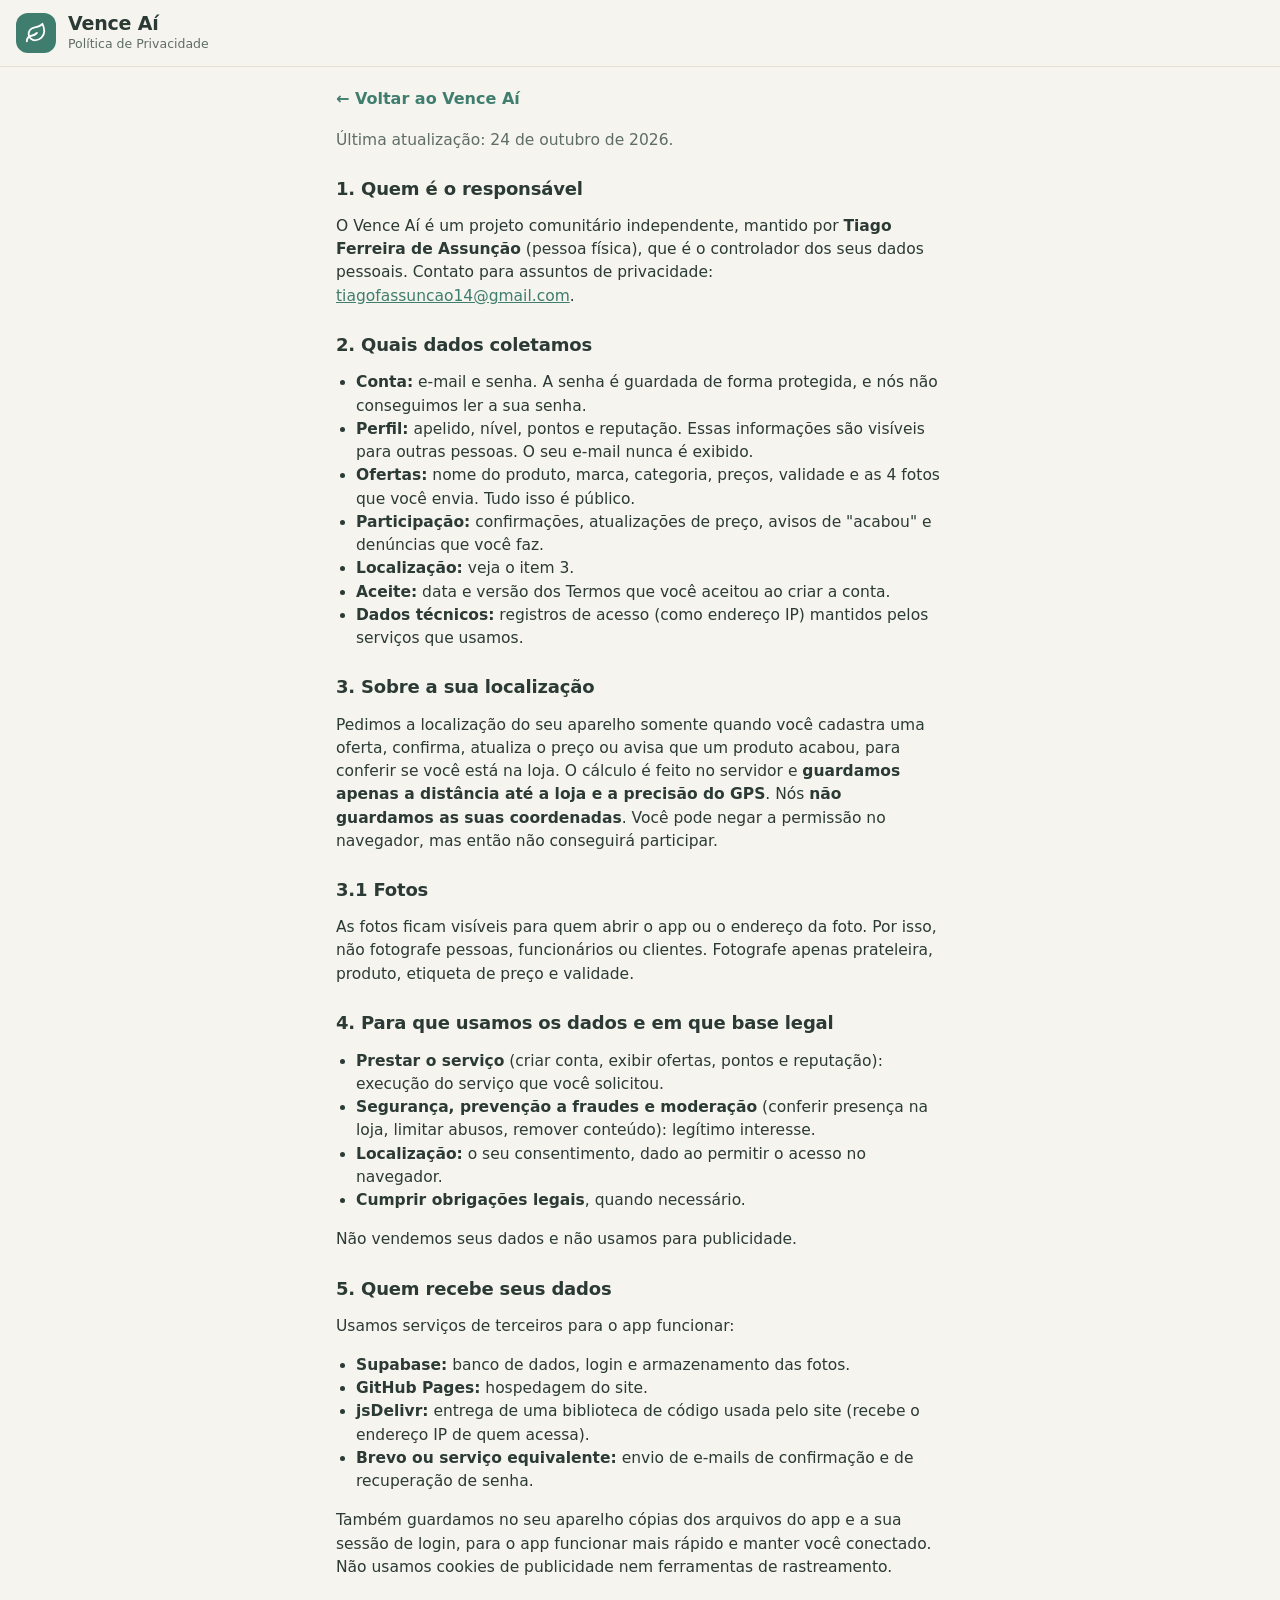
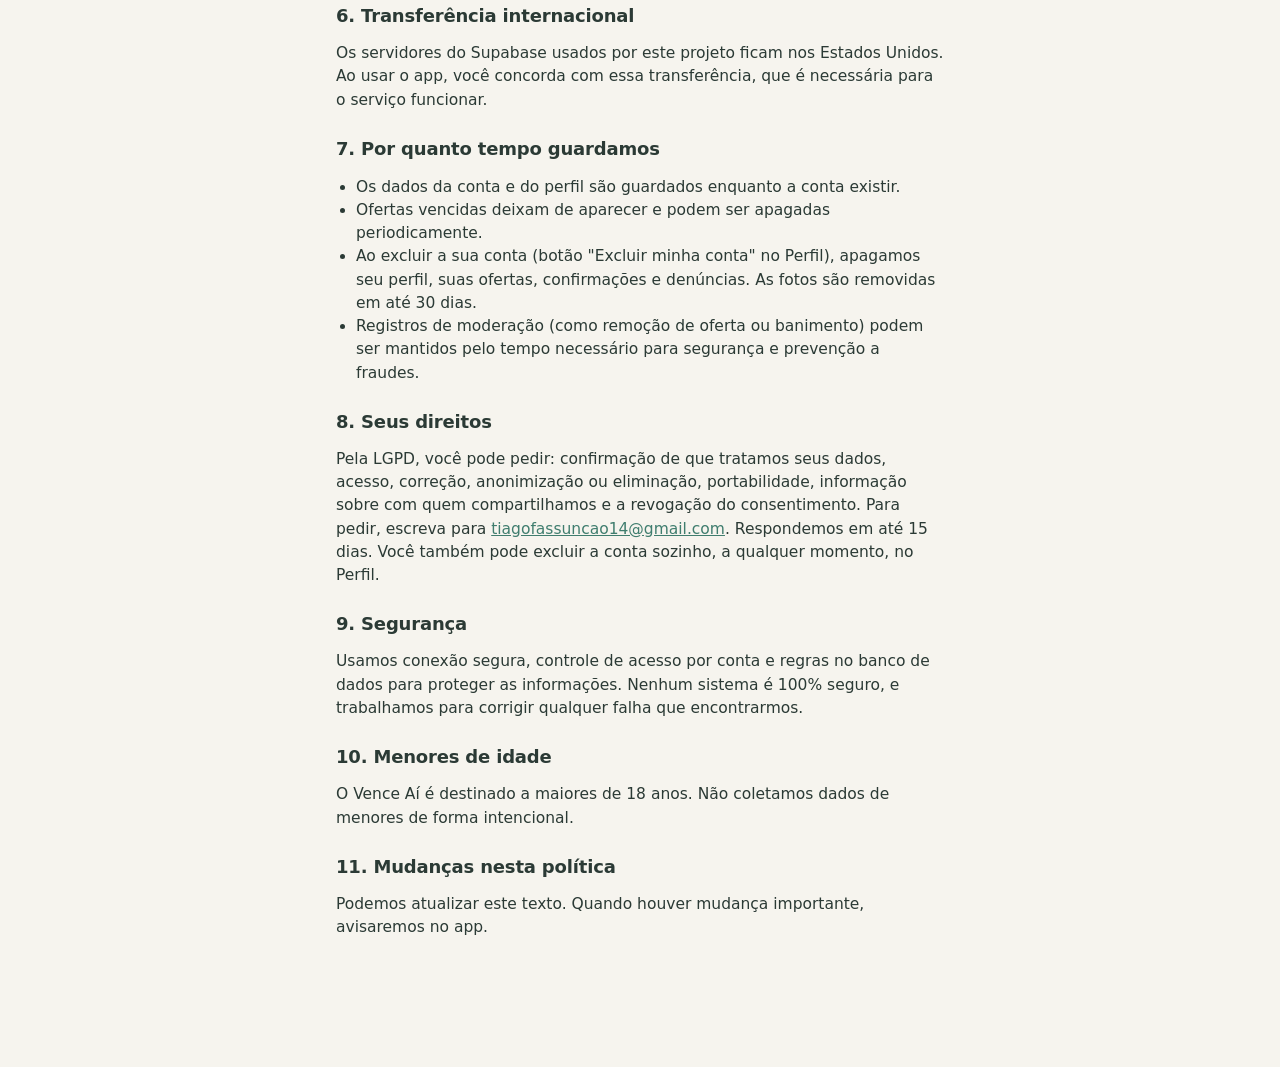
<file: privacidade.html>
<!DOCTYPE html>
<html lang="pt-BR">
<head>
<meta charset="UTF-8">
<meta name="viewport" content="width=device-width, initial-scale=1">
<meta name="theme-color" content="#f6f4ee">
<title>Política de Privacidade - Vence Aí</title>
<link rel="stylesheet" href="estilo.css">
<style>
.doc h2{font-size:18px;margin:26px 0 6px}
.doc p,.doc li{font-size:15.5px}
.doc ul{padding-left:20px}
.doc a{color:var(--primary)}
.voltar{display:inline-block;margin:4px 0 8px;font-weight:600;text-decoration:none}
</style>
</head>
<body>
<header class="topo">
  <div class="marca" aria-hidden="true"></div>
  <div><h1>Vence Aí</h1><p class="sub">Política de Privacidade</p></div>
</header>
<main class="doc">
<a class="voltar" href="./">← Voltar ao Vence Aí</a>
<p class="small">Última atualização: 24 de outubro de 2026.</p>

<h2>1. Quem é o responsável</h2>
<p>O Vence Aí é um projeto comunitário independente, mantido por <strong data-legal="nome"></strong> (pessoa física), que é o controlador dos seus dados pessoais. Contato para assuntos de privacidade: <a data-legal="email" href="#"></a>.</p>

<h2>2. Quais dados coletamos</h2>
<ul>
<li><strong>Conta:</strong> e-mail e senha. A senha é guardada de forma protegida, e nós não conseguimos ler a sua senha.</li>
<li><strong>Perfil:</strong> apelido, nível, pontos e reputação. Essas informações são visíveis para outras pessoas. O seu e-mail nunca é exibido.</li>
<li><strong>Ofertas:</strong> nome do produto, marca, categoria, preços, validade e as 4 fotos que você envia. Tudo isso é público.</li>
<li><strong>Participação:</strong> confirmações, atualizações de preço, avisos de "acabou" e denúncias que você faz.</li>
<li><strong>Localização:</strong> veja o item 3.</li>
<li><strong>Aceite:</strong> data e versão dos Termos que você aceitou ao criar a conta.</li>
<li><strong>Dados técnicos:</strong> registros de acesso (como endereço IP) mantidos pelos serviços que usamos.</li>
</ul>

<h2>3. Sobre a sua localização</h2>
<p>Pedimos a localização do seu aparelho somente quando você cadastra uma oferta, confirma, atualiza o preço ou avisa que um produto acabou, para conferir se você está na loja. O cálculo é feito no servidor e <strong>guardamos apenas a distância até a loja e a precisão do GPS</strong>. Nós <strong>não guardamos as suas coordenadas</strong>. Você pode negar a permissão no navegador, mas então não conseguirá participar.</p>

<h2>3.1 Fotos</h2>
<p>As fotos ficam visíveis para quem abrir o app ou o endereço da foto. Por isso, não fotografe pessoas, funcionários ou clientes. Fotografe apenas prateleira, produto, etiqueta de preço e validade.</p>

<h2>4. Para que usamos os dados e em que base legal</h2>
<ul>
<li><strong>Prestar o serviço</strong> (criar conta, exibir ofertas, pontos e reputação): execução do serviço que você solicitou.</li>
<li><strong>Segurança, prevenção a fraudes e moderação</strong> (conferir presença na loja, limitar abusos, remover conteúdo): legítimo interesse.</li>
<li><strong>Localização:</strong> o seu consentimento, dado ao permitir o acesso no navegador.</li>
<li><strong>Cumprir obrigações legais</strong>, quando necessário.</li>
</ul>
<p>Não vendemos seus dados e não usamos para publicidade.</p>

<h2>5. Quem recebe seus dados</h2>
<p>Usamos serviços de terceiros para o app funcionar:</p>
<ul>
<li><strong>Supabase:</strong> banco de dados, login e armazenamento das fotos.</li>
<li><strong>GitHub Pages:</strong> hospedagem do site.</li>
<li><strong>jsDelivr:</strong> entrega de uma biblioteca de código usada pelo site (recebe o endereço IP de quem acessa).</li>
<li><strong>Brevo ou serviço equivalente:</strong> envio de e-mails de confirmação e de recuperação de senha.</li>
</ul>
<p>Também guardamos no seu aparelho cópias dos arquivos do app e a sua sessão de login, para o app funcionar mais rápido e manter você conectado. Não usamos cookies de publicidade nem ferramentas de rastreamento.</p>

<h2>6. Transferência internacional</h2>
<p>Os servidores do Supabase usados por este projeto ficam nos Estados Unidos. Ao usar o app, você concorda com essa transferência, que é necessária para o serviço funcionar.</p>

<h2>7. Por quanto tempo guardamos</h2>
<ul>
<li>Os dados da conta e do perfil são guardados enquanto a conta existir.</li>
<li>Ofertas vencidas deixam de aparecer e podem ser apagadas periodicamente.</li>
<li>Ao excluir a sua conta (botão "Excluir minha conta" no Perfil), apagamos seu perfil, suas ofertas, confirmações e denúncias. As fotos são removidas em até 30 dias.</li>
<li>Registros de moderação (como remoção de oferta ou banimento) podem ser mantidos pelo tempo necessário para segurança e prevenção a fraudes.</li>
</ul>

<h2>8. Seus direitos</h2>
<p>Pela LGPD, você pode pedir: confirmação de que tratamos seus dados, acesso, correção, anonimização ou eliminação, portabilidade, informação sobre com quem compartilhamos e a revogação do consentimento. Para pedir, escreva para <a data-legal="email" href="#"></a>. Respondemos em até 15 dias. Você também pode excluir a conta sozinho, a qualquer momento, no Perfil.</p>

<h2>9. Segurança</h2>
<p>Usamos conexão segura, controle de acesso por conta e regras no banco de dados para proteger as informações. Nenhum sistema é 100% seguro, e trabalhamos para corrigir qualquer falha que encontrarmos.</p>

<h2>10. Menores de idade</h2>
<p>O Vence Aí é destinado a maiores de 18 anos. Não coletamos dados de menores de forma intencional.</p>

<h2>11. Mudanças nesta política</h2>
<p>Podemos atualizar este texto. Quando houver mudança importante, avisaremos no app.</p>
</main>
<script src="legal.js"></script>
</body>
</html>
</file>
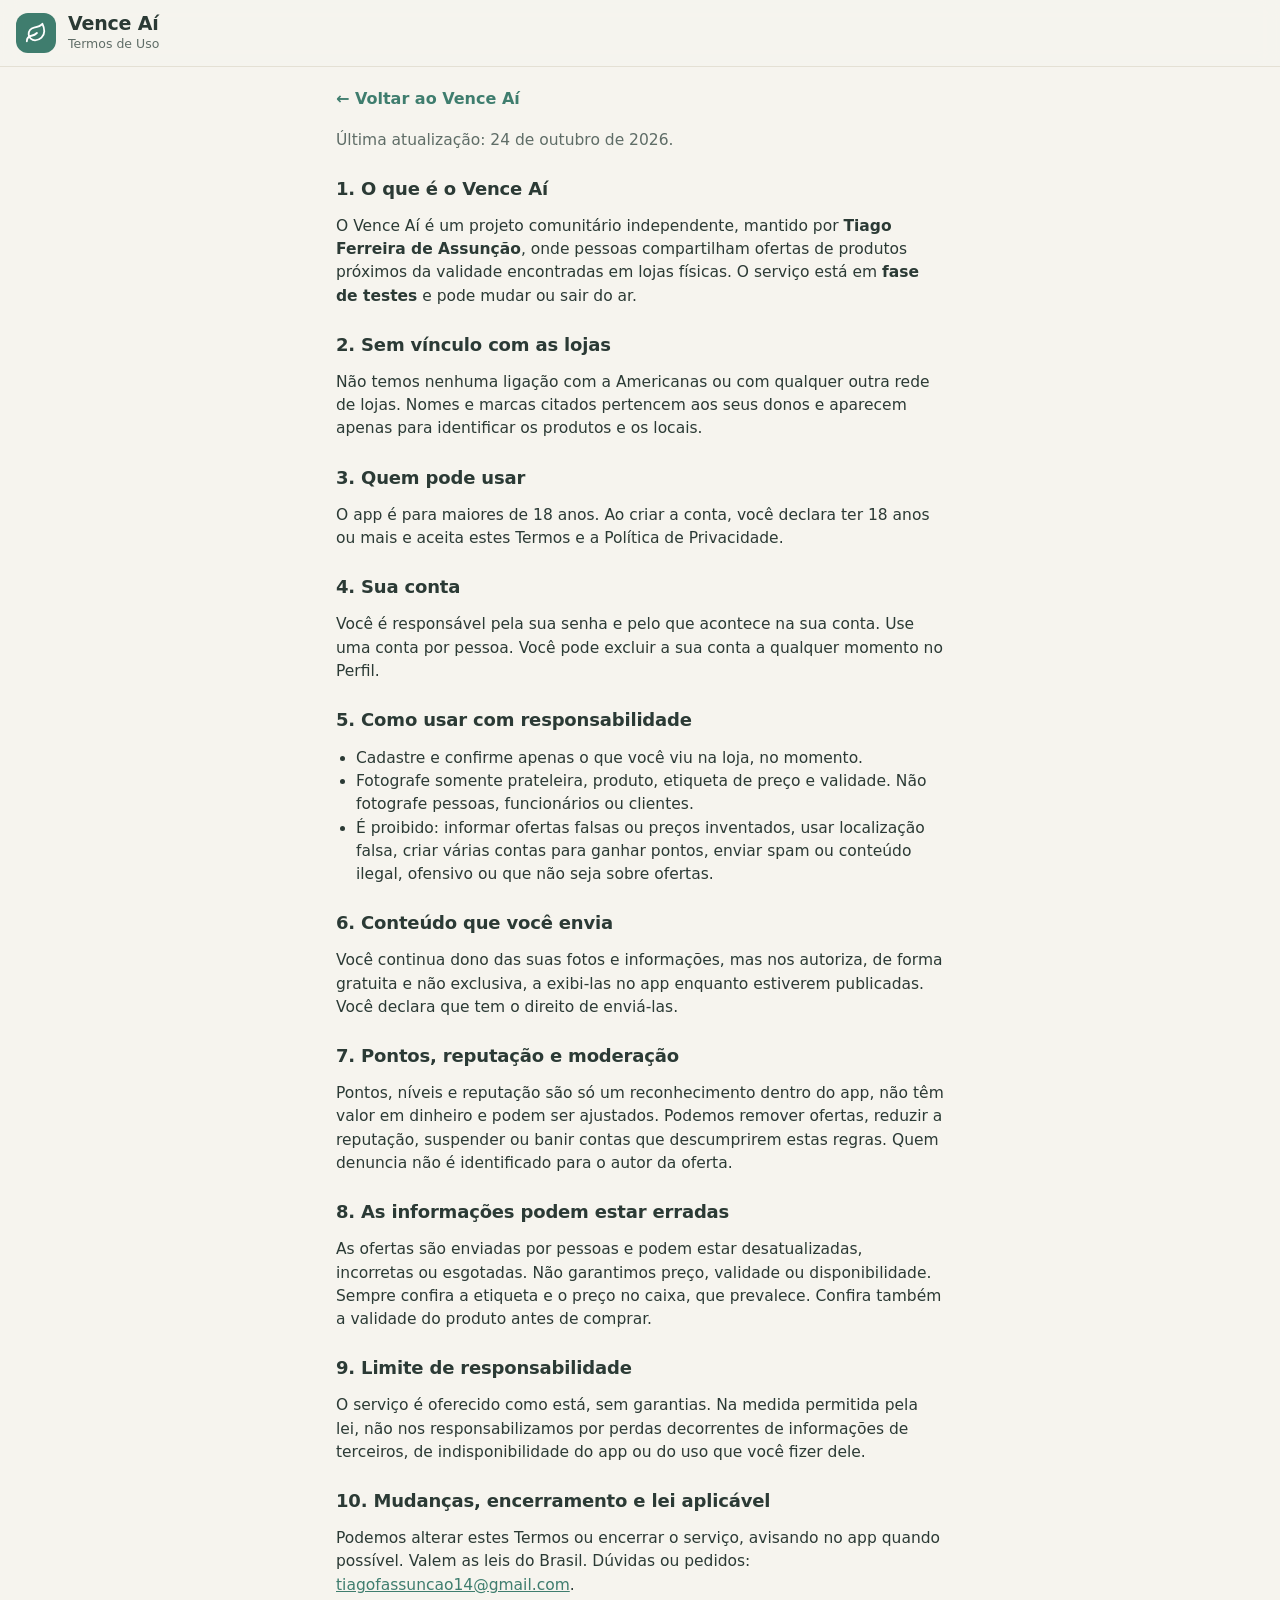
<file: termos.html>
<!DOCTYPE html>
<html lang="pt-BR">
<head>
<meta charset="UTF-8">
<meta name="viewport" content="width=device-width, initial-scale=1">
<meta name="theme-color" content="#f6f4ee">
<title>Termos de Uso - Vence Aí</title>
<link rel="stylesheet" href="estilo.css">
<style>
.doc h2{font-size:18px;margin:26px 0 6px}
.doc p,.doc li{font-size:15.5px}
.doc ul{padding-left:20px}
.doc a{color:var(--primary)}
.voltar{display:inline-block;margin:4px 0 8px;font-weight:600;text-decoration:none}
</style>
</head>
<body>
<header class="topo">
  <div class="marca" aria-hidden="true"></div>
  <div><h1>Vence Aí</h1><p class="sub">Termos de Uso</p></div>
</header>
<main class="doc">
<a class="voltar" href="./">← Voltar ao Vence Aí</a>
<p class="small">Última atualização: 24 de outubro de 2026.</p>

<h2>1. O que é o Vence Aí</h2>
<p>O Vence Aí é um projeto comunitário independente, mantido por <strong data-legal="nome"></strong>, onde pessoas compartilham ofertas de produtos próximos da validade encontradas em lojas físicas. O serviço está em <strong>fase de testes</strong> e pode mudar ou sair do ar.</p>

<h2>2. Sem vínculo com as lojas</h2>
<p>Não temos nenhuma ligação com a Americanas ou com qualquer outra rede de lojas. Nomes e marcas citados pertencem aos seus donos e aparecem apenas para identificar os produtos e os locais.</p>

<h2>3. Quem pode usar</h2>
<p>O app é para maiores de 18 anos. Ao criar a conta, você declara ter 18 anos ou mais e aceita estes Termos e a Política de Privacidade.</p>

<h2>4. Sua conta</h2>
<p>Você é responsável pela sua senha e pelo que acontece na sua conta. Use uma conta por pessoa. Você pode excluir a sua conta a qualquer momento no Perfil.</p>

<h2>5. Como usar com responsabilidade</h2>
<ul>
<li>Cadastre e confirme apenas o que você viu na loja, no momento.</li>
<li>Fotografe somente prateleira, produto, etiqueta de preço e validade. Não fotografe pessoas, funcionários ou clientes.</li>
<li>É proibido: informar ofertas falsas ou preços inventados, usar localização falsa, criar várias contas para ganhar pontos, enviar spam ou conteúdo ilegal, ofensivo ou que não seja sobre ofertas.</li>
</ul>

<h2>6. Conteúdo que você envia</h2>
<p>Você continua dono das suas fotos e informações, mas nos autoriza, de forma gratuita e não exclusiva, a exibi-las no app enquanto estiverem publicadas. Você declara que tem o direito de enviá-las.</p>

<h2>7. Pontos, reputação e moderação</h2>
<p>Pontos, níveis e reputação são só um reconhecimento dentro do app, não têm valor em dinheiro e podem ser ajustados. Podemos remover ofertas, reduzir a reputação, suspender ou banir contas que descumprirem estas regras. Quem denuncia não é identificado para o autor da oferta.</p>

<h2>8. As informações podem estar erradas</h2>
<p>As ofertas são enviadas por pessoas e podem estar desatualizadas, incorretas ou esgotadas. Não garantimos preço, validade ou disponibilidade. Sempre confira a etiqueta e o preço no caixa, que prevalece. Confira também a validade do produto antes de comprar.</p>

<h2>9. Limite de responsabilidade</h2>
<p>O serviço é oferecido como está, sem garantias. Na medida permitida pela lei, não nos responsabilizamos por perdas decorrentes de informações de terceiros, de indisponibilidade do app ou do uso que você fizer dele.</p>

<h2>10. Mudanças, encerramento e lei aplicável</h2>
<p>Podemos alterar estes Termos ou encerrar o serviço, avisando no app quando possível. Valem as leis do Brasil. Dúvidas ou pedidos: <a data-legal="email" href="#"></a>.</p>
</main>
<script src="legal.js"></script>
</body>
</html>
</file>
<file: estilo.css>
:root{
  --bg:#f6f4ee;--card:#fffefb;--ink:#2b3a35;--muted:#5f6d67;--line:#e4e0d4;
  --primary:#3f7d6e;--on-primary:#fff;--soft:#e2f1ea;
  --warn-bg:#fdeede;--warn-ink:#8a4b14;--ok-bg:#e2f1ea;--ok-ink:#24574a;
  --old-bg:#fbf0d3;--old-ink:#7a5a00;--bad-bg:#f3e2e2;--bad-ink:#7a2e2e;
  --sombra:0 1px 2px rgba(25,40,34,.06),0 4px 14px rgba(25,40,34,.04);
  --ic-tag:url("data:image/svg+xml,%3Csvg xmlns='http://www.w3.org/2000/svg' viewBox='0 0 24 24' fill='none' stroke='black' stroke-width='2' stroke-linecap='round' stroke-linejoin='round'%3E%3Cpath d='M20.59 13.41l-7.17 7.17a2 2 0 0 1-2.83 0L2 12V2h10l8.59 8.59a2 2 0 0 1 0 2.82z'/%3E%3Cline x1='7' y1='7' x2='7.01' y2='7'/%3E%3C/svg%3E");
  --ic-mais:url("data:image/svg+xml,%3Csvg xmlns='http://www.w3.org/2000/svg' viewBox='0 0 24 24' fill='none' stroke='black' stroke-width='2' stroke-linecap='round' stroke-linejoin='round'%3E%3Ccircle cx='12' cy='12' r='10'/%3E%3Cline x1='12' y1='8' x2='12' y2='16'/%3E%3Cline x1='8' y1='12' x2='16' y2='12'/%3E%3C/svg%3E");
  --ic-user:url("data:image/svg+xml,%3Csvg xmlns='http://www.w3.org/2000/svg' viewBox='0 0 24 24' fill='none' stroke='black' stroke-width='2' stroke-linecap='round' stroke-linejoin='round'%3E%3Cpath d='M20 21v-2a4 4 0 0 0-4-4H8a4 4 0 0 0-4 4v2'/%3E%3Ccircle cx='12' cy='7' r='4'/%3E%3C/svg%3E");
  --ic-escudo:url("data:image/svg+xml,%3Csvg xmlns='http://www.w3.org/2000/svg' viewBox='0 0 24 24' fill='none' stroke='black' stroke-width='2' stroke-linecap='round' stroke-linejoin='round'%3E%3Cpath d='M12 22s8-4 8-10V5l-8-3-8 3v7c0 6 8 10 8 10z'/%3E%3C/svg%3E");
  --ic-folha:url("data:image/svg+xml,%3Csvg xmlns='http://www.w3.org/2000/svg' viewBox='0 0 24 24' fill='none' stroke='black' stroke-width='2' stroke-linecap='round' stroke-linejoin='round'%3E%3Cpath d='M11 20A7 7 0 0 1 9.8 6.1C15.5 5 17 4.48 19 2c1 2 2 4.18 2 8 0 5.5-4.78 10-10 10Z'/%3E%3Cpath d='M2 21c0-3 1.85-5.36 5.08-6C9.5 14.52 12 13 13 12'/%3E%3C/svg%3E");
}
@media(prefers-color-scheme:dark){:root{
  --bg:#1d2421;--card:#26302c;--ink:#e8efe9;--muted:#aab7b0;--line:#38453f;
  --primary:#7fc4b2;--on-primary:#12201b;--soft:#2f4a42;
  --warn-bg:#4a3626;--warn-ink:#f6cfa8;--ok-bg:#2f4a42;--ok-ink:#bfe6d9;
  --old-bg:#4a4224;--old-ink:#f0dc96;--bad-bg:#4a2c2c;--bad-ink:#f2c0c0;
  --sombra:0 1px 2px rgba(0,0,0,.3);
}}

*{box-sizing:border-box;-webkit-tap-highlight-color:transparent}
[hidden]{display:none!important}
html{-webkit-text-size-adjust:100%}
body{margin:0;background:var(--bg);color:var(--ink);font-family:system-ui,-apple-system,"Segoe UI",Roboto,"Helvetica Neue",Arial,sans-serif;font-size:16px;line-height:1.5;padding-bottom:96px;-webkit-font-smoothing:antialiased}
h1,h2{line-height:1.2;letter-spacing:-.01em}
h2{font-size:20px;margin:22px 0 6px}
main{padding:16px;max-width:640px;margin:0 auto}
.sub{color:var(--muted);margin:2px 0 12px;font-size:14.5px}

.topo{position:sticky;top:0;z-index:4;display:flex;align-items:center;gap:12px;padding:12px 16px;background:var(--bg);border-bottom:1px solid var(--line)}
@supports (background:color-mix(in srgb,red,blue)){.topo{background:color-mix(in srgb,var(--bg) 90%,transparent);-webkit-backdrop-filter:blur(10px);backdrop-filter:blur(10px)}}
.marca{flex:none;width:40px;height:40px;border-radius:12px;background:var(--primary);display:grid;place-items:center}
.marca::before{content:"";width:22px;height:22px;background:var(--on-primary);-webkit-mask:var(--ic-folha) center/contain no-repeat;mask:var(--ic-folha) center/contain no-repeat}
.topo h1{margin:0;font-size:19px;font-weight:700}
.topo .sub{margin:0;font-size:12.5px}

label{display:block;font-weight:600;font-size:14px;margin:16px 0 6px}
input,select{width:100%;min-height:48px;padding:11px 14px;font:inherit;font-size:16px;border:1px solid var(--line);border-radius:12px;background:var(--card);color:var(--ink);transition:border-color .15s,box-shadow .15s}
input:focus,select:focus{outline:none;border-color:var(--primary);box-shadow:0 0 0 3px rgba(63,125,110,.25)}
:focus-visible{outline:2px solid var(--primary);outline-offset:2px}
input[type=file]{padding:9px 12px}
input[type=file]::file-selector-button{margin-right:10px;border:0;border-radius:8px;background:var(--soft);color:var(--primary);font-weight:600;padding:8px 12px}

.chips{display:flex;gap:8px;overflow-x:auto;padding:12px 0;scrollbar-width:none}
.chips::-webkit-scrollbar{display:none}
.chip{flex:none;min-height:38px;padding:8px 14px;border-radius:999px;border:1px solid var(--line);background:var(--card);color:var(--ink);font-size:14px;font-weight:600;cursor:pointer}
.chip[aria-pressed=true]{background:var(--primary);border-color:var(--primary);color:var(--on-primary)}

.card{background:var(--card);border:1px solid var(--line);border-radius:16px;padding:16px;margin:0 0 14px;box-shadow:var(--sombra)}
.top{display:flex;gap:14px;align-items:flex-start}
.photo{flex:none;width:72px;height:72px;border-radius:12px;background:var(--soft);object-fit:cover}
.name{font-weight:650;font-size:17px;line-height:1.3;margin:0}
.meta{color:var(--muted);font-size:13.5px;margin:2px 0 0}
.price{margin:12px 0 6px}
.por{font-size:26px;font-weight:750;color:var(--primary);letter-spacing:-.02em;font-variant-numeric:tabular-nums}
.de{color:var(--muted);text-decoration:line-through;margin-left:8px;font-size:15px;font-variant-numeric:tabular-nums}
.tag{display:inline-block;padding:4px 10px;border-radius:999px;font-size:12.5px;font-weight:600;margin:4px 6px 0 0}
.t-ok{background:var(--ok-bg);color:var(--ok-ink)}
.t-old{background:var(--old-bg);color:var(--old-ink)}
.t-bad{background:var(--bad-bg);color:var(--bad-ink)}
.t-warn{background:var(--warn-bg);color:var(--warn-ink)}
.small{color:var(--muted);font-size:13.5px;margin:10px 0 0}
.actions{display:flex;gap:8px;flex-wrap:wrap;margin-top:14px}
button.btn{min-height:44px;padding:10px 16px;border-radius:12px;border:1px solid var(--primary);background:transparent;color:var(--primary);font:inherit;font-size:15px;font-weight:600;cursor:pointer;transition:background .15s,transform .1s}
button.btn:hover{background:var(--soft)}
button.btn:active{transform:scale(.98)}
button.btn.main{background:var(--primary);color:var(--on-primary)}
button.btn.main:hover{background:var(--primary);filter:brightness(1.08)}
button.btn:disabled{opacity:.55;cursor:default}
details{margin-top:12px;border-top:1px solid var(--line);padding-top:10px}
summary{cursor:pointer;color:var(--primary);font-weight:600;font-size:14.5px;min-height:32px}
.fotos{display:grid;grid-template-columns:repeat(2,1fr);gap:8px;margin-top:10px}
.fotos img{width:100%;border-radius:12px}
.empty{text-align:center;color:var(--muted);padding:36px 0}
.notice{font-size:12.5px;color:var(--muted);border-top:1px solid var(--line);margin-top:24px;padding-top:14px}
.bignum{font-size:36px;font-weight:750;color:var(--primary);margin:0;letter-spacing:-.02em}

nav{position:fixed;left:0;right:0;bottom:0;z-index:4;display:flex;background:var(--card);border-top:1px solid var(--line);padding-bottom:env(safe-area-inset-bottom)}
nav button{flex:1;min-height:62px;display:flex;flex-direction:column;align-items:center;justify-content:center;gap:3px;padding:8px 4px;border:0;background:transparent;color:var(--muted);font:inherit;font-size:11.5px;font-weight:600;cursor:pointer}
nav button::before{content:"";width:24px;height:24px;background:currentColor;-webkit-mask:var(--ic) center/contain no-repeat;mask:var(--ic) center/contain no-repeat}
nav button[data-v=ofertas]{--ic:var(--ic-tag)}
nav button[data-v=cadastrar]{--ic:var(--ic-mais)}
nav button[data-v=perfil]{--ic:var(--ic-user)}
nav button[data-v=moderacao]{--ic:var(--ic-escudo)}
nav button[aria-current=page]{color:var(--primary)}
nav button span{display:none}

@media(prefers-reduced-motion:reduce){*{transition:none!important}}
</file>
